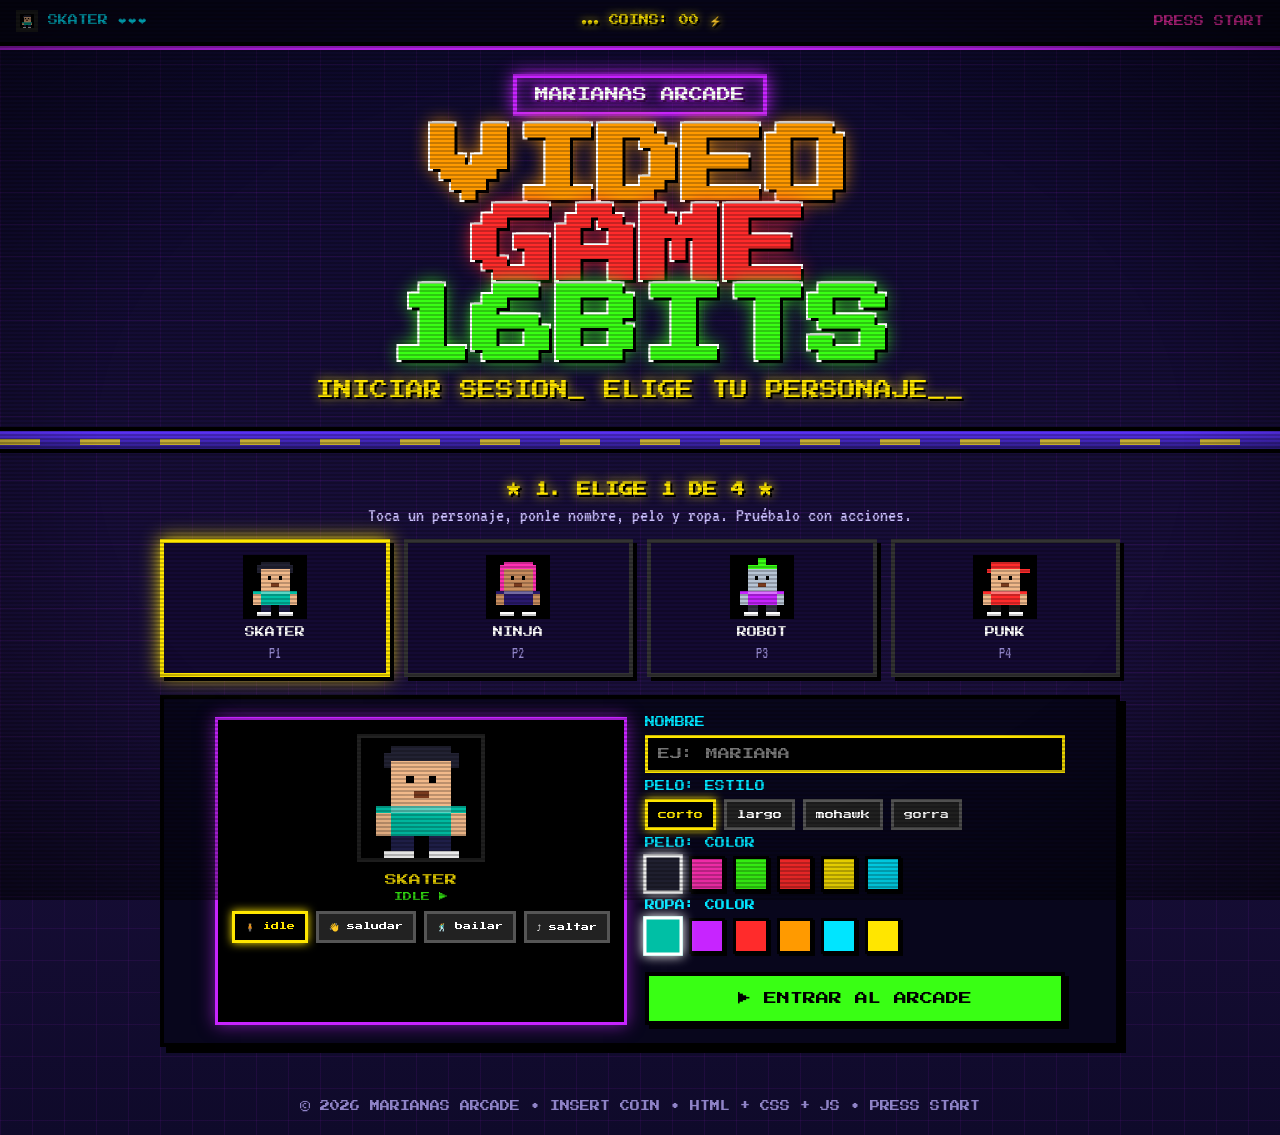
<file: index.html>
<!DOCTYPE html>
<html lang="es">
<head>
<meta charset="UTF-8">
<meta name="viewport" content="width=device-width, initial-scale=1.0">
<title>MARIANAS ARCADE - VIDEO GAME 16BITS</title>
<link rel="stylesheet" href="css/arcade.css">
</head>
<body>
<div class="hud">
  <div class="p1"><canvas id="hudMini" width="16" height="16" style="width:22px;height:22px;image-rendering:pixelated;vertical-align:middle;background:#000"></canvas> <span id="hudPlayerName">INVITADO</span> <span class="hearts">❤❤❤</span></div>
  <div class="coins">●●● COINS: <span id="coins">00</span> ⚡</div>
  <div class="p2"><button id="logoutBtn" class="mini-btn" style="display:none">CAMBIAR PJ</button><span class="blink">PRESS START</span></div>
</div>

<!-- PANTALLA 1: LOGIN / ELIGE PERSONAJE -->
<div id="loginScreen">
  <div class="hero">
    <div class="neon-small">MARIANAS ARCADE</div>
    <h1 class="main-title"><span class="l1">VIDEO</span><br><span class="l2">GAME</span><br><span class="l3">16BITS</span></h1>
    <div class="subtitle">INICIAR SESION_ ELIGE TU PERSONAJE_</div>
  </div>
  <div class="street"></div>
  <section class="wrap char-section">
    <h2 class="pixel section-title">★ 1. ELIGE 1 DE 4 ★</h2>
    <p class="char-sub">Toca un personaje, ponle nombre, pelo y ropa. Pruébalo con acciones.</p>
    <div class="char-grid" id="charGrid"></div>
    <div class="custom-panel">
      <div class="preview-box">
        <canvas id="bigPreview" width="16" height="16"></canvas>
        <div id="previewName" class="pixel">SKATER</div>
        <div class="preview-tag" id="actionTag">IDLE</div>
        <div class="opt-row center" id="actionRow" style="justify-content:center;margin-top:10px"></div>
      </div>
      <div class="custom-controls">
        <label class="pixel small-label">NOMBRE</label>
        <input id="inpName" maxlength="10" placeholder="EJ: MARIANA" autocomplete="off">
        <label class="pixel small-label">PELO: ESTILO</label>
        <div class="opt-row" id="hairStyles"></div>
        <label class="pixel small-label">PELO: COLOR</label>
        <div class="opt-row" id="hairColors"></div>
        <label class="pixel small-label">ROPA: COLOR</label>
        <div class="opt-row" id="shirtColors"></div>
        <button class="arcade-btn green big-enter" id="enterBtn">▶ ENTRAR AL ARCADE</button>
      </div>
    </div>
  </section>
</div>

<!-- PANTALLA 2: JUEGOS -->
<div id="arcadeScreen" style="display:none">
  <div class="hero small-hero">
    <div class="neon-small">MARIANAS ARCADE</div>
    <h1 class="main-title small">BIENVENIDO <span id="welcomeName" style="color:#ffe600">PLAYER</span></h1>
    <div class="subtitle">ELIGE TU JUEGO_</div>
    <div class="welcome-row"><canvas id="welcomeMini" width="16" height="16"></canvas><span id="welcomeInfo" class="pixel" style="font-size:10px"></span></div>
  </div>
  <div class="street"></div>
  <main class="grid">
    <div class="card snake">
      <div class="card-top">★ SNAKE ★</div>
      <div class="card-body"><div class="pixel-icon">🐍</div><p>Come píxeles, crece y no te muerdas.</p><div class="controls-hint"><kbd>↑</kbd><kbd>↓</kbd><kbd>←</kbd><kbd>→</kbd> / WASD</div><a class="play-btn" href="snake.html">▶ JUGAR</a></div>
    </div>
    <div class="card tetris">
      <div class="card-top">★ TETRIS ★</div>
      <div class="card-body"><div class="pixel-icon">🧱</div><p>Apila bloques y limpia líneas.</p><div class="controls-hint"><kbd>←</kbd><kbd>→</kbd> <kbd>↑</kbd> rotar</div><a class="play-btn" href="tetris.html">▶ JUGAR</a></div>
    </div>
    <div class="card gato">
      <div class="card-top">★ GATO ★</div>
      <div class="card-body"><div class="pixel-icon">❌⭕</div><p>Tic-tac-toe vs CPU o 2P.</p><div class="controls-hint">CLIC / TAP</div><a class="play-btn" href="gato.html">▶ JUGAR</a></div>
    </div>
    <div class="card pong">
      <div class="card-top">★ PONG ★</div>
      <div class="card-body"><div class="pixel-icon">🏓</div><p>Duelo neón, primero a 5.</p><div class="controls-hint"><kbd>W</kbd><kbd>S</kbd> / mouse</div><a class="play-btn" href="pong.html">▶ JUGAR</a></div>
    </div>
    <div class="card crossy">
      <div class="card-top">★ CROSSY ROAD ★</div>
      <div class="card-body"><div class="pixel-icon">🐤</div><p>El pollito cruza la calle. Esquiva autos.</p><div class="controls-hint"><kbd>↑</kbd><kbd>↓</kbd><kbd>←</kbd><kbd>→</kbd> cruzar</div><a class="play-btn" href="crossy.html">▶ JUGAR</a></div>
    </div>
  </main>
  <div class="street"></div>
</div>

<footer>© 2026 MARIANAS ARCADE • INSERT COIN • HTML + CSS + JS • <span class="blink">PRESS START</span></footer>
<script src="js/player.js"></script>
<script src="js/home.js"></script>
</body>
</html>
</file>
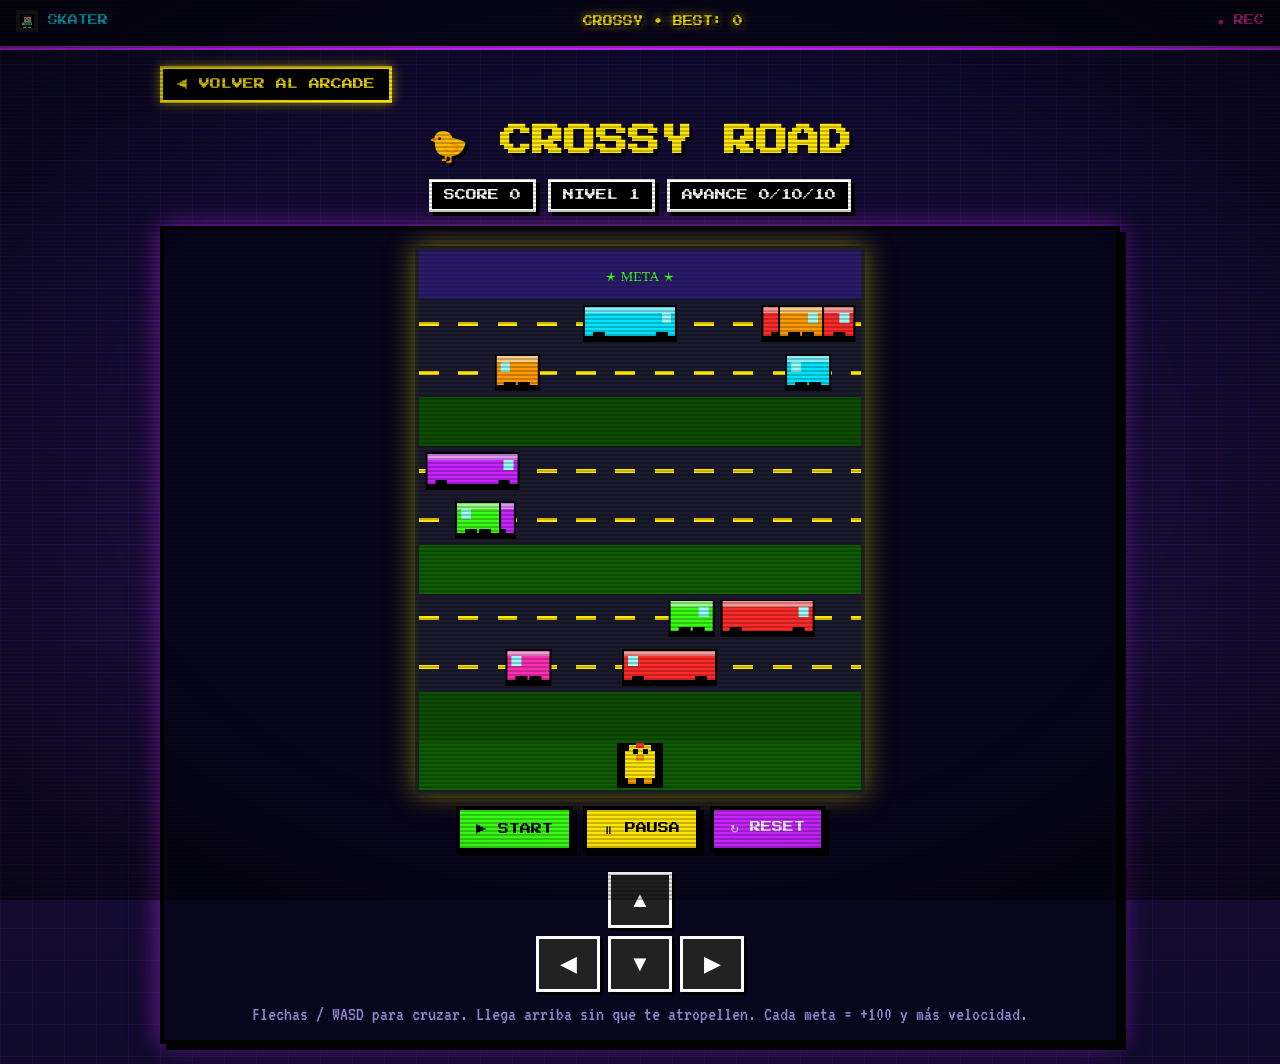
<file: crossy.html>
<!DOCTYPE html>
<html lang="es">
<head>
<meta charset="UTF-8"><meta name="viewport" content="width=device-width, initial-scale=1.0">
<title>CROSSY ROAD | MARIANAS ARCADE</title>
<link rel="stylesheet" href="css/arcade.css">
<link rel="stylesheet" href="css/crossy.css">
</head>
<body>
<div class="hud"><div class="p1"><canvas id="hudMini" width="16" height="16" style="width:22px;height:22px;image-rendering:pixelated;vertical-align:middle;background:#000"></canvas> <span id="hudPlayerName">PLAYER 01</span></div><div class="coins">CROSSY • BEST: <span id="cBest">0</span></div><div class="p2"><span class="blink">● REC</span></div></div>
<div class="wrap">
<a class="back" href="index.html">◀ VOLVER AL ARCADE</a>
<h1 class="game-title" style="color:#ffe600">🐤 CROSSY ROAD</h1>
<div class="scorebar"><div>SCORE <span id="cScore">0</span></div><div>NIVEL <span id="cLevel">1</span></div><div>AVANCE <span id="cProg">0</span>/10</div></div>
<div class="stage">
<canvas id="crossy" width="450" height="550"></canvas>
<div class="btn-row"><button class="arcade-btn green" id="cStart">▶ START</button><button class="arcade-btn yellow" id="cPause">⏸ PAUSA</button><button class="arcade-btn" id="cReset">↻ RESET</button></div>
<div class="mobile-pad"><span></span><button id="cUp">▲</button><span></span><button id="cLeft">◀</button><button id="cDown">▼</button><button id="cRight">▶</button></div>
<p style="color:#8f83c7">Flechas / WASD para cruzar. Llega arriba sin que te atropellen. Cada meta = +100 y más velocidad.</p>
</div>
</div>
<div class="overlay" id="cOverlay"><div class="overlay-box"><h2 id="cTitle">¡APLASTADO!</h2><p id="cFinal">0 PTS</p><br><button class="arcade-btn green" id="cAgain">↻ OTRA VEZ</button><br><br><a class="back" href="index.html">VOLVER</a></div></div>
<script src="js/player.js"></script>
<script src="js/crossy.js"></script>
</body>
</html>
</file>
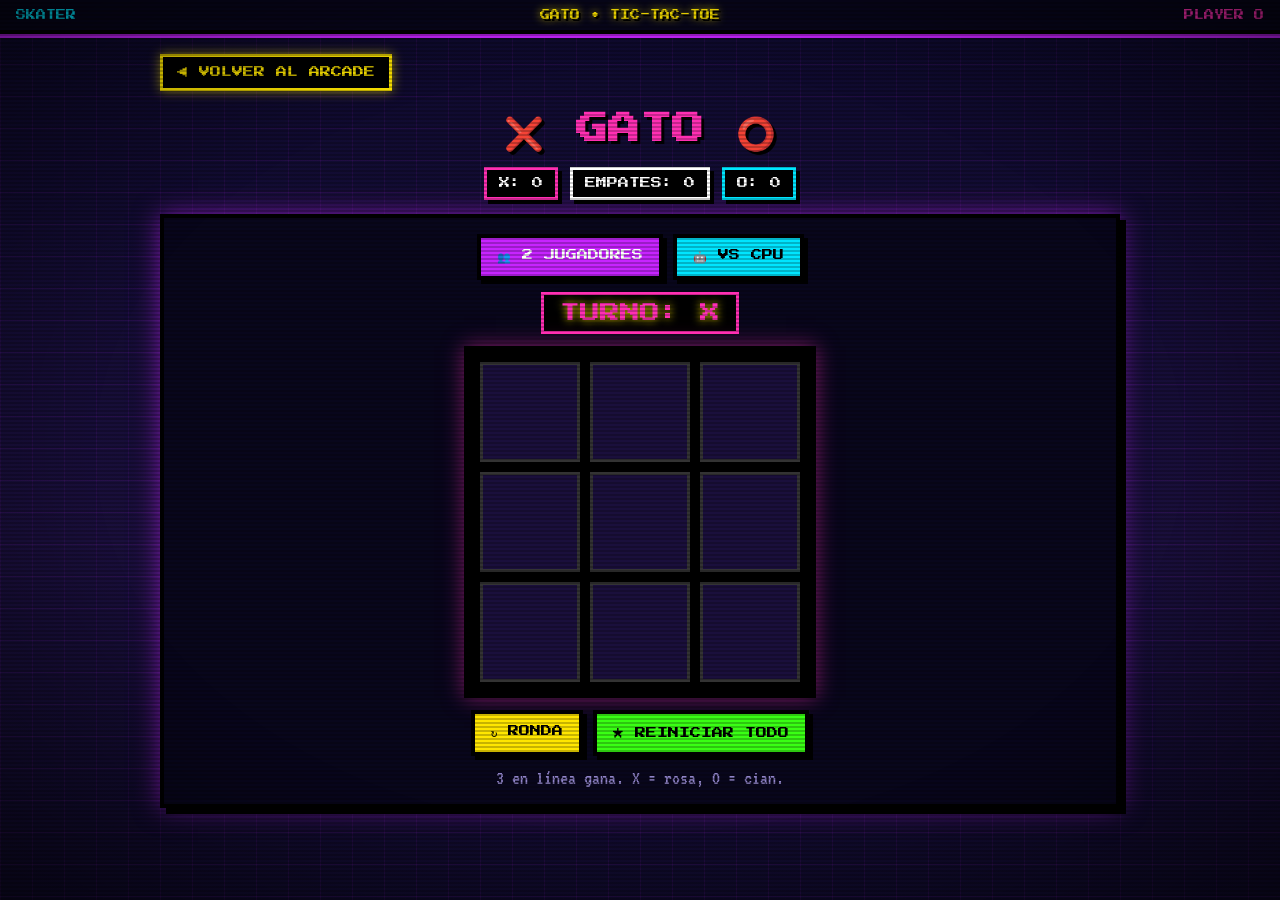
<file: gato.html>
<!DOCTYPE html>
<html lang="es">
<head>
<meta charset="UTF-8"><meta name="viewport" content="width=device-width, initial-scale=1.0">
<title>GATO | MARIANAS ARCADE</title>
<link rel="stylesheet" href="css/arcade.css">
<link rel="stylesheet" href="css/gato.css">
</head>
<body>
<div class="hud"><div class="p1"><span id="hudPlayerName">PLAYER X</span></div><div class="coins">GATO • TIC-TAC-TOE</div><div class="p2">PLAYER O</div></div>
<div class="wrap">
<a class="back" href="index.html">◀ VOLVER AL ARCADE</a>
<h1 class="game-title" style="color:#ff2fb3">❌ GATO ⭕</h1>
<div class="scorebar"><div style="border-color:#ff2fb3">X: <span id="sx">0</span></div><div>EMPATES: <span id="sd">0</span></div><div style="border-color:#00e5ff">O: <span id="so">0</span></div></div>
<div class="stage">
<div class="mode-row"><button class="arcade-btn" id="modePvp">👥 2 JUGADORES</button><button class="arcade-btn cyan" id="modeCpu">🤖 VS CPU</button></div>
<div class="turn pixel" id="turn">TURNO: X</div>
<div class="board" id="board"></div>
<div class="btn-row"><button class="arcade-btn yellow" id="resetRound">↻ RONDA</button><button class="arcade-btn green" id="resetAll">★ REINICIAR TODO</button></div>
<p style="color:#8f83c7">3 en línea gana. X = rosa, O = cian.</p>
</div>
</div>
<script src="js/player.js"></script>
<script src="js/gato.js"></script>
</body>
</html>
</file>
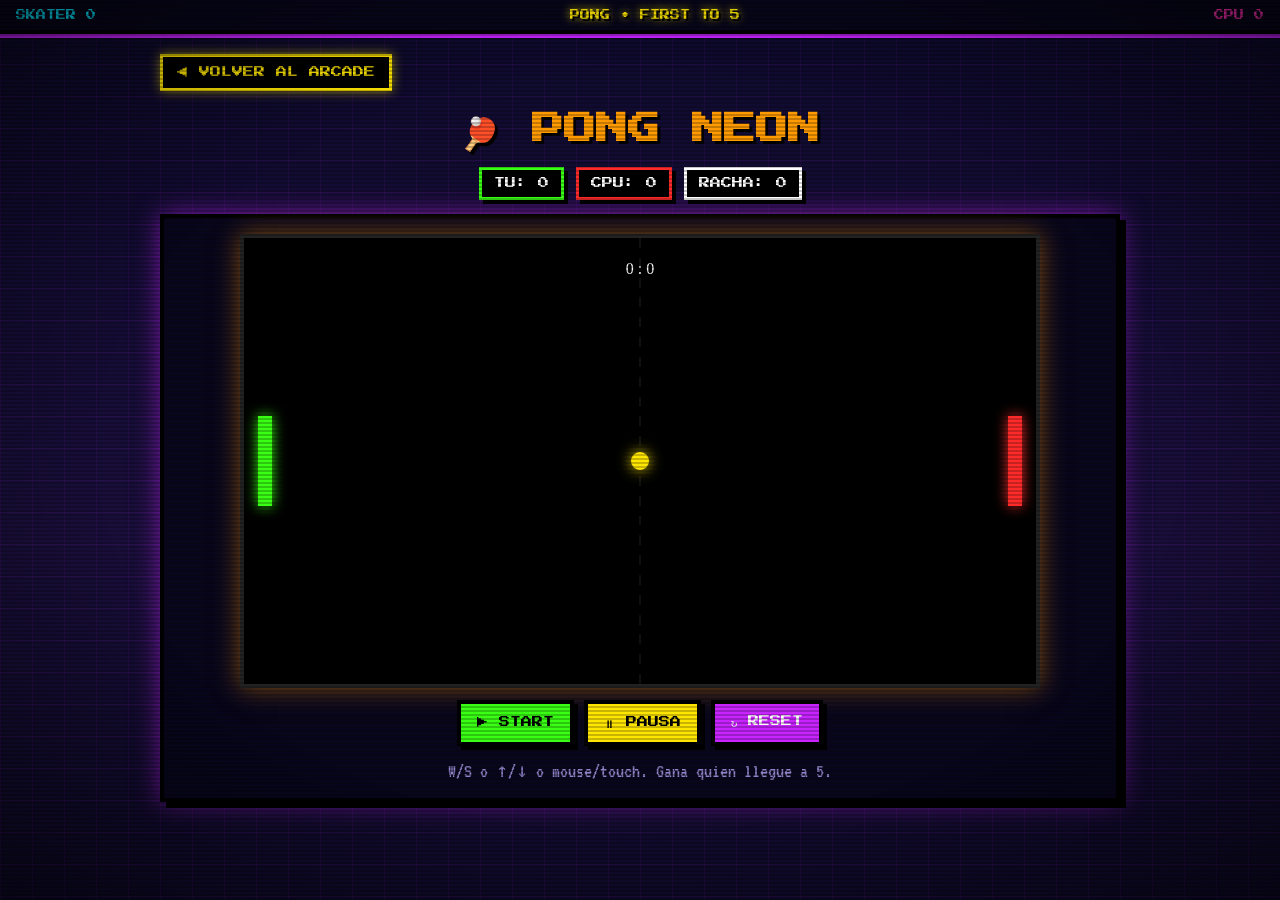
<file: pong.html>
<!DOCTYPE html>
<html lang="es">
<head>
<meta charset="UTF-8"><meta name="viewport" content="width=device-width, initial-scale=1.0">
<title>PONG | MARIANAS ARCADE</title>
<link rel="stylesheet" href="css/arcade.css">
<link rel="stylesheet" href="css/pong.css">
</head>
<body>
<div class="hud"><div class="p1"><span id="hudPlayerName">YOU</span> <span id="hYou">0</span></div><div class="coins">PONG • FIRST TO 5</div><div class="p2">CPU <span id="hCpu">0</span></div></div>
<div class="wrap">
<a class="back" href="index.html">◀ VOLVER AL ARCADE</a>
<h1 class="game-title" style="color:#ff9a00">🏓 PONG NEON</h1>
<div class="scorebar"><div style="border-color:#39ff14">TU: <span id="sYou">0</span></div><div style="border-color:#ff2b2b">CPU: <span id="sCpu">0</span></div><div>RACHA: <span id="sRally">0</span></div></div>
<div class="stage">
<canvas id="pong" width="800" height="450"></canvas>
<div class="btn-row"><button class="arcade-btn green" id="pStart">▶ START</button><button class="arcade-btn yellow" id="pPause">⏸ PAUSA</button><button class="arcade-btn" id="pReset">↻ RESET</button></div>
<p style="color:#8f83c7">W/S o ↑/↓ o mouse/touch. Gana quien llegue a 5.</p>
</div>
</div>
<div class="overlay" id="pOverlay"><div class="overlay-box"><h2 id="pTitle">¡GANASTE!</h2><p id="pSub">5 - 3</p><br><button class="arcade-btn green" id="pAgain">↻ REVANCHA</button><br><br><a class="back" href="index.html">VOLVER</a></div></div>
<script src="js/player.js"></script>
<script src="js/pong.js"></script>
</body>
</html>
</file>
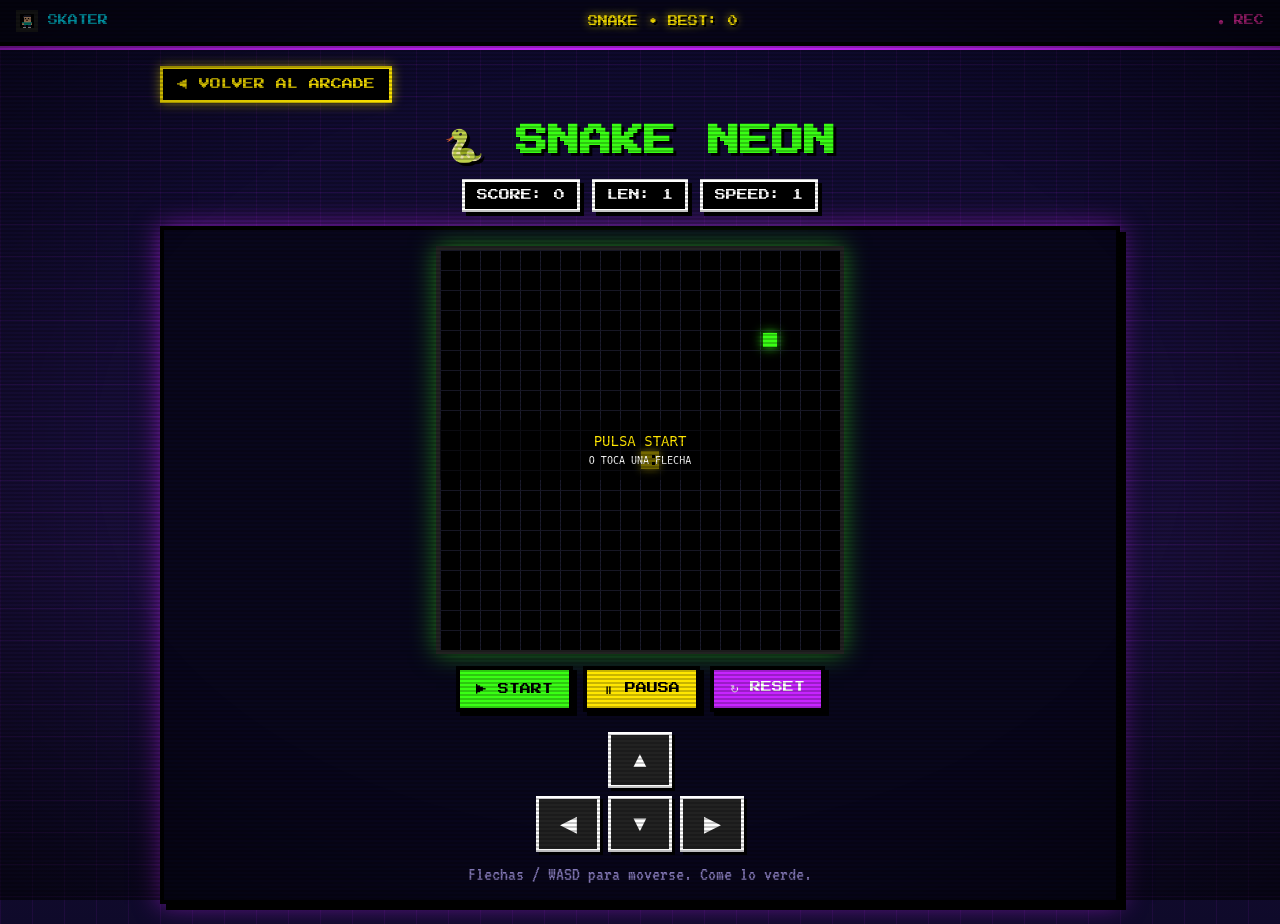
<file: snake.html>
<!DOCTYPE html>
<html lang="es">
<head>
<meta charset="UTF-8"><meta name="viewport" content="width=device-width, initial-scale=1.0">
<title>SNAKE | MARIANAS ARCADE</title>
<link rel="stylesheet" href="css/arcade.css">
<link rel="stylesheet" href="css/snake.css">
</head>
<body>
<div class="hud"><div class="p1"><canvas id="hudMini" width="16" height="16" style="width:22px;height:22px;image-rendering:pixelated;vertical-align:middle;background:#000"></canvas> <span id="hudPlayerName">PLAYER 01</span></div><div class="coins">SNAKE • BEST: <span id="best">0</span></div><div class="p2"><span class="blink">● REC</span></div></div>
<div class="wrap">
<a class="back" href="index.html">◀ VOLVER AL ARCADE</a>
<h1 class="game-title" style="color:#39ff14">🐍 SNAKE NEON</h1>
<div class="scorebar"><div>SCORE: <span id="score">0</span></div><div>LEN: <span id="len">1</span></div><div>SPEED: <span id="speed">1</span></div></div>
<div class="stage">
<canvas id="game" width="400" height="400"></canvas>
<div class="btn-row"><button class="arcade-btn green" id="startBtn">▶ START</button><button class="arcade-btn yellow" id="pauseBtn">⏸ PAUSA</button><button class="arcade-btn" id="resetBtn">↻ RESET</button></div>
<div class="mobile-pad"><span></span><button data-dir="up">▲</button><span></span><button data-dir="left">◀</button><button data-dir="down">▼</button><button data-dir="right">▶</button></div>
<p style="color:#8f83c7">Flechas / WASD para moverse. Come lo verde.</p>
</div>
</div>
<div class="overlay" id="overlay"><div class="overlay-box"><h2 id="ovTitle">GAME OVER</h2><p id="ovScore">SCORE 0</p><br><button class="arcade-btn green" id="againBtn">↻ JUGAR OTRA VEZ</button><br><br><a class="back" href="index.html">VOLVER</a></div></div>
<script src="js/player.js"></script>
<script src="js/snake.js"></script>
</body>
</html>
</file>
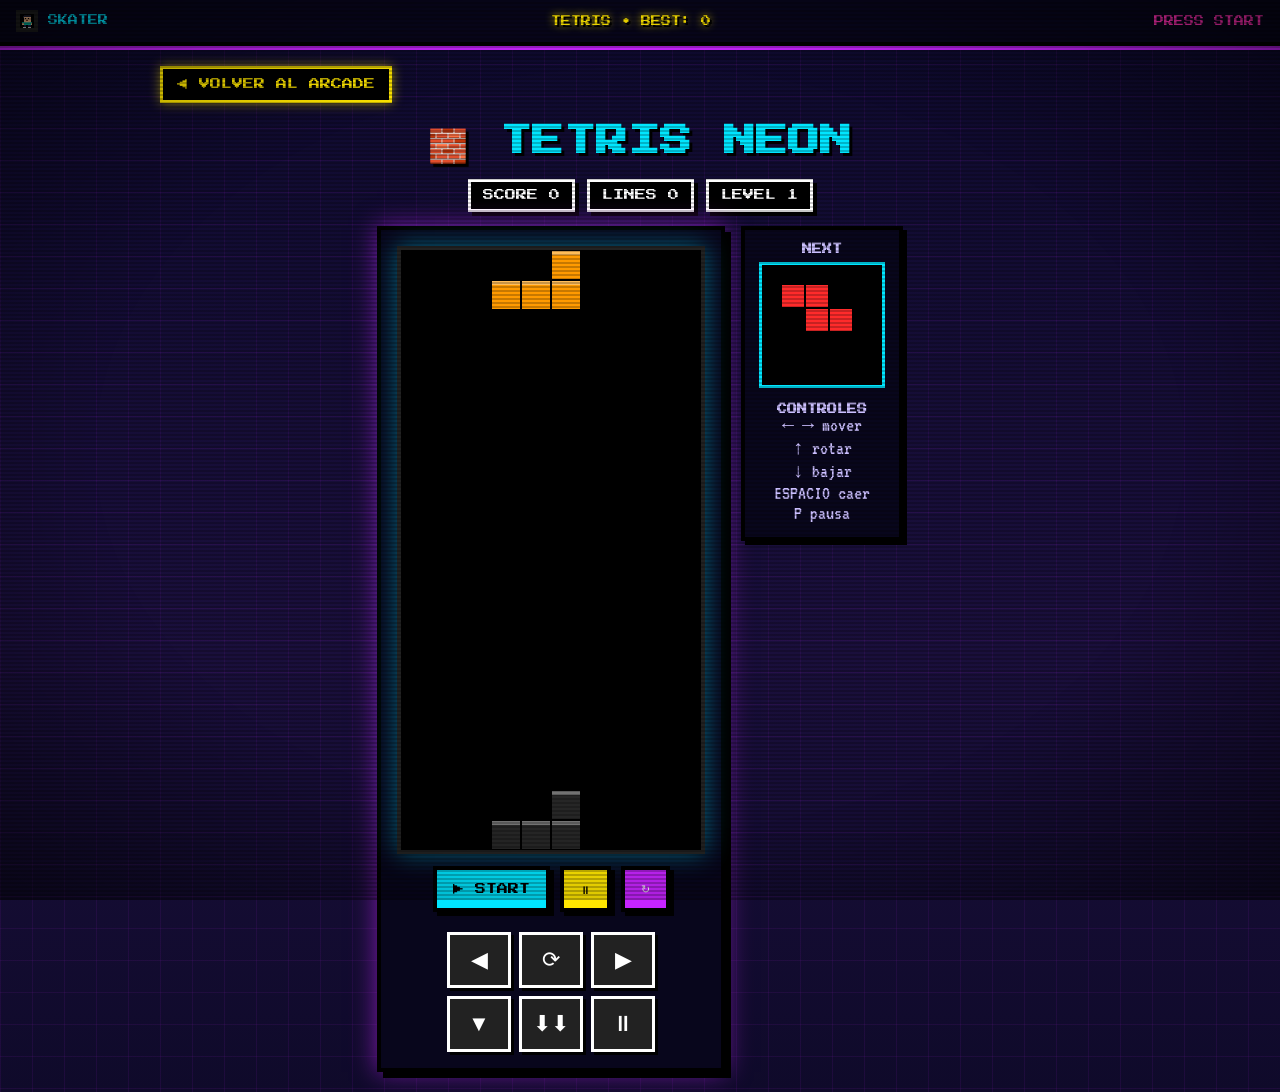
<file: tetris.html>
<!DOCTYPE html>
<html lang="es">
<head>
<meta charset="UTF-8"><meta name="viewport" content="width=device-width, initial-scale=1.0">
<title>TETRIS | MARIANAS ARCADE</title>
<link rel="stylesheet" href="css/arcade.css">
<link rel="stylesheet" href="css/tetris.css">
</head>
<body>
<div class="hud"><div class="p1"><canvas id="hudMini" width="16" height="16" style="width:22px;height:22px;image-rendering:pixelated;vertical-align:middle;background:#000"></canvas> <span id="hudPlayerName">PLAYER 01</span></div><div class="coins">TETRIS • BEST: <span id="tBest">0</span></div><div class="p2"><span class="blink">PRESS START</span></div></div>
<div class="wrap">
<a class="back" href="index.html">◀ VOLVER AL ARCADE</a>
<h1 class="game-title" style="color:#00e5ff">🧱 TETRIS NEON</h1>
<div class="scorebar"><div>SCORE <span id="tScore">0</span></div><div>LINES <span id="tLines">0</span></div><div>LEVEL <span id="tLevel">1</span></div></div>
<div class="tetris-layout">
<div class="stage"><canvas id="board" width="300" height="600"></canvas>
<div class="btn-row"><button class="arcade-btn cyan" id="tStart">▶ START</button><button class="arcade-btn yellow" id="tPause">⏸</button><button class="arcade-btn" id="tReset">↻</button></div>
<div class="mobile-pad"><button id="mLeft">◀</button><button id="mRot">⟳</button><button id="mRight">▶</button><button id="mDown">▼</button><button id="mDrop">⬇⬇</button><button id="mPause">⏸</button></div>
</div>
<div class="side"><h3 class="pixel" style="font-size:10px">NEXT</h3><canvas id="next" width="120" height="120"></canvas><h3 class="pixel" style="font-size:10px;margin-top:12px">CONTROLES</h3><p>← → mover<br>↑ rotar<br>↓ bajar<br>ESPACIO caer<br>P pausa</p></div>
</div>
</div>
<div class="overlay" id="tOverlay"><div class="overlay-box"><h2>GAME OVER</h2><p id="tFinal">0 PTS</p><br><button class="arcade-btn cyan" id="tAgain">↻ OTRA VEZ</button><br><br><a class="back" href="index.html">VOLVER</a></div></div>
<script src="js/player.js"></script>
<script src="js/tetris.js"></script>
</body>
</html>
</file>
<file: css/arcade.css>
@import url('https://fonts.googleapis.com/css2?family=Press+Start+2P&family=VT323&display=swap');

:root{
  --bg:#0e0a2e;
  --bg2:#1a0f3c;
  --brick:#2b1245;
  --purple:#c724ff;
  --pink:#ff2fb3;
  --red:#ff2b2b;
  --orange:#ff9a00;
  --yellow:#ffe600;
  --green:#39ff14;
  --cyan:#00e5ff;
  --white:#fff;
  --pixel-border: 4px solid #000;
}
*{box-sizing:border-box;margin:0;padding:0}
body{
  background:var(--bg);
  color:#fff;
  font-family:'VT323',monospace;
  font-size:20px;
  min-height:100vh;
  overflow-x:hidden;
  background-image:
    linear-gradient(rgba(199,36,255,.08) 1px, transparent 1px),
    linear-gradient(90deg, rgba(199,36,255,.08) 1px, transparent 1px),
    linear-gradient(180deg, #0e0a2e 0%, #1a0f3c 60%, #0f0a2a 100%);
  background-size:32px 32px,32px 32px,100% 100%;
}
body::before{
  content:"";
  position:fixed;inset:0;pointer-events:none;z-index:50;
  background:repeating-linear-gradient(0deg, rgba(0,0,0,.22) 0 2px, transparent 2px 4px);
  mix-blend-mode:multiply;
}
body::after{
  content:"";position:fixed;inset:0;pointer-events:none;z-index:51;
  background:radial-gradient(ellipse at center, transparent 60%, rgba(0,0,0,.5) 100%);
}

.pixel{font-family:'Press Start 2P',monospace}
a{color:inherit;text-decoration:none}

/* TOP HUD */
.hud{
  display:flex;justify-content:space-between;align-items:center;
  padding:10px 16px;
  background:#08061c;
  border-bottom:4px solid #000;
  box-shadow:0 4px 0 var(--purple);
  font-family:'Press Start 2P',monospace;
  font-size:10px;
  position:sticky;top:0;z-index:20;
}
.hud .coins{color:var(--yellow);text-shadow:2px 2px 0 #000,0 0 8px var(--yellow)}
.hud .p1{color:var(--cyan)} .hud .p2{color:var(--pink)}
.blink{animation:blink 1s steps(2) infinite}
@keyframes blink{50%{opacity:0}}
.hearts{letter-spacing:2px}

/* HERO */
.hero{text-align:center;padding:28px 16px 10px;position:relative}
.neon-small{
  font-family:'Press Start 2P',monospace;
  color:#fff;
  text-shadow:0 0 6px var(--purple),0 0 18px var(--purple),2px 2px 0 #000;
  border:4px solid var(--purple);
  display:inline-block;padding:10px 18px;
  background:rgba(199,36,255,.12);
  box-shadow:0 0 18px var(--purple),inset 0 0 12px rgba(199,36,255,.6);
  font-size:14px;margin-bottom:14px;
}
.neon-red{
  font-family:'Press Start 2P',monospace;
  color:#fff;font-size:12px;
  text-shadow:0 0 8px var(--red),0 0 20px var(--red);
  border:3px solid var(--red);
  display:inline-block;padding:8px 14px;margin:10px 0;
  box-shadow:0 0 16px var(--red),inset 0 0 10px rgba(255,43,43,.5);
  background:rgba(255,43,43,.08);
}
.main-title{
  font-family:'Press Start 2P',monospace;
  font-weight:900;line-height:.95;
  font-size:clamp(36px,8vw,84px);
  -webkit-text-stroke:2px #000;
  paint-order:stroke fill;
}
.main-title .l1{color:var(--orange);text-shadow:3px 3px 0 #000, -2px -2px 0 #fff, 2px -2px 0 #fff, -2px 2px 0 #fff, 0 0 18px var(--orange)}
.main-title .l2{color:var(--red);text-shadow:3px 3px 0 #000, -2px -2px 0 #fff, 2px -2px 0 #fff, -2px 2px 0 #fff, 0 0 18px var(--red)}
.main-title .l3{color:var(--green);text-shadow:3px 3px 0 #000, -2px -2px 0 #fff, 2px -2px 0 #fff, -2px 2px 0 #fff, 0 0 18px var(--green)}
.subtitle{font-family:'Press Start 2P',monospace;color:var(--yellow);margin-top:12px;font-size:clamp(10px,2.5vw,18px);text-shadow:2px 2px 0 #000,0 0 12px var(--yellow)}
.subtitle::after{content:"_";animation:blink 1s steps(2) infinite}

/* STREET FLOOR */
.street{
  height:26px;background:linear-gradient(180deg,#5d33ff 0%,#2a1a7a 100%);
  border-top:4px solid #000;border-bottom:4px solid #000;
  margin:18px 0;position:relative;
}
.street::after{
  content:"";position:absolute;top:8px;left:0;right:0;height:6px;
  background:repeating-linear-gradient(90deg,var(--yellow) 0 40px,transparent 40px 80px);
  opacity:.7;
}

/* GAME GRID */
.grid{
  display:grid;grid-template-columns:repeat(auto-fit,minmax(240px,1fr));
  gap:22px;padding:20px;max-width:1100px;margin:0 auto 40px;
}
.card{
  border:4px solid #000;
  box-shadow:8px 8px 0 #000;
  padding:0;position:relative;overflow:hidden;
  transition:transform .15s steps(3);
}
.card:hover{transform:translateY(-6px) scale(1.02)}
.card-top{padding:14px;text-align:center;border-bottom:4px solid #000;font-family:'Press Start 2P',monospace;font-size:14px}
.card.snake{background:linear-gradient(180deg,#0f4d0f 0%,#140a33 75%);border-color:var(--green);box-shadow:8px 8px 0 #000,0 0 26px rgba(57,255,20,.55)}
.card.snake .card-top{background:linear-gradient(180deg,#1f9d1f,#0a3d00);color:#eaffea;text-shadow:0 0 10px var(--green),2px 2px 0 #000}
.card.tetris{background:linear-gradient(180deg,#0a3560 0%,#140a33 75%);border-color:var(--cyan);box-shadow:8px 8px 0 #000,0 0 26px rgba(0,229,255,.55)}
.card.tetris .card-top{background:linear-gradient(180deg,#00aacc,#0a0a5d);color:#eaffff;text-shadow:0 0 10px var(--cyan),2px 2px 0 #000}
.card.gato{background:linear-gradient(180deg,#5d0a45 0%,#140a33 75%);border-color:var(--pink);box-shadow:8px 8px 0 #000,0 0 26px rgba(255,47,179,.55)}
.card.gato .card-top{background:linear-gradient(180deg,#c7247a,#5d0a0a);color:#ffeaf6;text-shadow:0 0 10px var(--pink),2px 2px 0 #000}
.card.pong{background:linear-gradient(180deg,#5d3200 0%,#140a33 75%);border-color:var(--orange);box-shadow:8px 8px 0 #000,0 0 26px rgba(255,154,0,.55)}
.card.pong .card-top{background:linear-gradient(180deg,#cc6a00,#4d0a00);color:#fff3e0;text-shadow:0 0 10px var(--orange),2px 2px 0 #000}
.card.crossy{background:linear-gradient(180deg,#5d5d00 0%,#140a33 75%);border-color:var(--yellow);box-shadow:8px 8px 0 #000,0 0 26px rgba(255,230,0,.55)}
.card.crossy .card-top{background:linear-gradient(180deg,#9d9d00,#5d3d00);color:#fffde0;text-shadow:0 0 10px var(--yellow),2px 2px 0 #000}
.card.crossy .play-btn{background:var(--yellow)}
.card-body{padding:18px;text-align:center;background:rgba(0,0,0,.35)}
.pixel-icon{
  font-size:56px;line-height:1;filter:drop-shadow(3px 3px 0 #000);
  image-rendering:pixelated;background:rgba(0,0,0,.5);
  border:3px solid rgba(255,255,255,.35);border-radius:12px;
  padding:10px 14px;
  display:inline-block;margin-bottom:10px;
  animation:float 2s steps(4) infinite;
}
.card.snake .pixel-icon{box-shadow:0 0 18px rgba(57,255,20,.7)}
.card.tetris .pixel-icon{box-shadow:0 0 18px rgba(0,229,255,.7)}
.card.gato .pixel-icon{box-shadow:0 0 18px rgba(255,47,179,.7)}
.card.pong .pixel-icon{box-shadow:0 0 18px rgba(255,154,0,.7)}
.card.crossy .pixel-icon{box-shadow:0 0 18px rgba(255,230,0,.7)}
@keyframes float{50%{transform:translateY(-6px)}}
.card p{color:#fff;min-height:48px;text-shadow:1px 1px 0 #000}
.controls-hint{font-size:16px;color:#e8e2ff;margin:8px 0}
.play-btn{
  display:inline-block;margin-top:10px;
  font-family:'Press Start 2P',monospace;font-size:12px;
  background:var(--yellow);color:#000;
  border:4px solid #000;box-shadow:4px 4px 0 #000,0 0 14px rgba(255,255,255,.35);
  padding:12px 18px;cursor:pointer;
}
.play-btn:hover{background:#fff;box-shadow:4px 4px 0 #000,0 0 20px var(--yellow);transform:scale(1.05)}
.card.snake .play-btn{background:var(--green)}
.card.tetris .play-btn{background:var(--cyan)}
.card.gato .play-btn{background:var(--pink)}
.card.pong .play-btn{background:var(--orange)}

/* GAME PAGE LAYOUT */
.wrap{max-width:1000px;margin:0 auto;padding:20px}
.back{
  display:inline-block;font-family:'Press Start 2P',monospace;font-size:11px;
  background:#000;color:var(--yellow);border:3px solid var(--yellow);
  padding:10px 14px;margin-bottom:16px;box-shadow:0 0 12px rgba(255,230,0,.6);
}
.back:hover{background:var(--yellow);color:#000}
.game-title{
  font-family:'Press Start 2P',monospace;text-align:center;
  font-size:clamp(18px,4vw,32px);margin:6px 0 14px;
  text-shadow:3px 3px 0 #000;
}
.scorebar{
  display:flex;gap:12px;justify-content:center;flex-wrap:wrap;
  font-family:'Press Start 2P',monospace;font-size:11px;margin-bottom:14px;
}
.scorebar div{background:#000;border:3px solid #fff;padding:8px 12px;box-shadow:4px 4px 0 #000}
.stage{
  background:#08061c;border:4px solid #000;
  box-shadow:6px 6px 0 #000,0 0 24px rgba(199,36,255,.6);
  padding:16px;display:flex;flex-direction:column;align-items:center;gap:12px;
}
canvas{background:#000;border:4px solid #222;image-rendering:pixelated;max-width:100%;height:auto;touch-action:none}
.btn-row{display:flex;gap:10px;flex-wrap:wrap;justify-content:center}
.arcade-btn{
  font-family:'Press Start 2P',monospace;font-size:11px;
  border:4px solid #000;box-shadow:4px 4px 0 #000;
  padding:12px 16px;background:var(--purple);color:#fff;cursor:pointer;
}
.arcade-btn:active{transform:translate(2px,2px);box-shadow:2px 2px 0 #000}
.arcade-btn.green{background:var(--green);color:#000}
.arcade-btn.yellow{background:var(--yellow);color:#000}
.arcade-btn.cyan{background:var(--cyan);color:#000}
.overlay{
  position:fixed;inset:0;background:rgba(0,0,0,.75);
  display:none;align-items:center;justify-content:center;z-index:100;padding:20px;
}
.overlay.show{display:flex}
.overlay-box{
  background:#140a33;border:4px solid #fff;box-shadow:0 0 30px var(--pink);
  padding:28px;text-align:center;font-family:'Press Start 2P',monospace;
}
.overlay-box h2{margin-bottom:12px}
.mobile-pad{display:grid;grid-template-columns:repeat(3,64px);gap:8px;justify-content:center;margin-top:8px}
.mobile-pad button{
  height:56px;font-size:22px;background:#222;color:#fff;
  border:3px solid #fff;box-shadow:3px 3px 0 #000;
}
footer{text-align:center;padding:24px;color:#8f83c7;font-family:'Press Start 2P',monospace;font-size:10px}
kbd{background:#000;border:2px solid #fff;padding:2px 6px;font-family:'Press Start 2P',monospace;font-size:10px}

/* CHARACTER SELECT */
.section-title{font-size:14px;color:var(--yellow);text-shadow:2px 2px 0 #000,0 0 12px var(--yellow);text-align:center;margin:6px 0 8px}
.section-title.center{max-width:1100px;margin:10px auto 0}
.char-sub{text-align:center;color:#cbbfff;margin-bottom:14px}
.char-section{padding-top:6px}
.char-grid{display:grid;grid-template-columns:repeat(auto-fit,minmax(130px,1fr));gap:14px;margin-bottom:18px}
.char-card{
  background:#140a33;border:4px solid #333;box-shadow:4px 4px 0 #000;
  padding:12px 8px;display:flex;flex-direction:column;align-items:center;gap:8px;
  cursor:pointer;font-family:'Press Start 2P',monospace;font-size:10px;color:#fff;
}
.char-card canvas{width:64px;height:64px;image-rendering:pixelated;background:#000;border:3px solid #000}
.char-card small{color:#8f83c7;font-family:'VT323',monospace;font-size:16px}
.char-card:hover{border-color:#fff}
.char-card.selected{border-color:var(--yellow);box-shadow:4px 4px 0 #000,0 0 18px var(--yellow)}
.custom-panel{
  display:flex;gap:18px;flex-wrap:wrap;justify-content:center;
  background:#08061c;border:4px solid #000;box-shadow:6px 6px 0 #000;
  padding:18px;margin-bottom:10px;
}
.preview-box{text-align:center;background:#000;border:3px solid var(--purple);padding:14px;min-width:180px;box-shadow:0 0 16px rgba(199,36,255,.6)}
.preview-box canvas{width:128px;height:128px;image-rendering:pixelated}
.preview-box .pixel{font-size:12px;margin-top:8px;color:var(--yellow)}
.preview-tag{font-family:'Press Start 2P',monospace;font-size:9px;color:var(--green);margin-top:6px}
.custom-controls{min-width:260px;max-width:420px;flex:1;display:flex;flex-direction:column;gap:8px}
.small-label{font-size:10px;color:var(--cyan)}
#inpName{
  font-family:'Press Start 2P',monospace;font-size:12px;padding:10px;
  background:#000;color:var(--yellow);border:3px solid var(--yellow);outline:none;
}
.opt-row{display:flex;gap:8px;flex-wrap:wrap}
.opt{font-family:'Press Start 2P',monospace;font-size:9px;background:#222;color:#fff;border:3px solid #555;padding:8px 10px;cursor:pointer}
.opt.active{border-color:var(--yellow);background:#000;color:var(--yellow);box-shadow:0 0 10px var(--yellow)}
.sw{width:36px;height:36px;border:3px solid #000;box-shadow:2px 2px 0 #000;cursor:pointer}
.sw.active{border-color:#fff;box-shadow:0 0 10px #fff;transform:scale(1.1)}
/* LOGIN FLOW */
.mini-btn{font-family:'Press Start 2P',monospace;font-size:8px;background:#000;color:var(--yellow);border:2px solid var(--yellow);padding:4px 8px;margin-right:8px;cursor:pointer}
.big-enter{font-size:13px;margin-top:10px;width:100%;padding:16px}
.small-hero{padding:18px 16px 6px}
.main-title.small{font-size:clamp(16px,4vw,30px)}
.welcome-row{display:flex;align-items:center;justify-content:center;gap:10px;margin-top:10px}
.welcome-row canvas{width:48px;height:48px;image-rendering:pixelated;background:#000;border:3px solid var(--yellow)}
#actionRow .opt{font-size:8px}
</file>
<file: css/crossy.css>
#crossy{width:100%;max-width:450px;box-shadow:0 0 24px rgba(255,230,0,.5)}
</file>
<file: css/gato.css>
.mode-row{display:flex;gap:10px;flex-wrap:wrap;justify-content:center}
.turn{background:#000;border:3px solid #ffe600;padding:8px 16px;color:#ffe600;text-shadow:0 0 8px #ffe600}
.board{display:grid;grid-template-columns:repeat(3,100px);grid-template-rows:repeat(3,100px);gap:10px;background:#000;padding:12px;border:4px solid #000;box-shadow:0 0 20px rgba(255,47,179,.5)}
.cell{background:#1a0f3c;border:3px solid #333;display:flex;align-items:center;justify-content:center;font-family:'Press Start 2P',monospace;font-size:36px;cursor:pointer;user-select:none;min-width:0}
.cell:hover{background:#2a1a6a;border-color:#fff}
.cell.x{color:#ff2fb3;text-shadow:0 0 12px #ff2fb3;border-color:#ff2fb3}
.cell.o{color:#00e5ff;text-shadow:0 0 12px #00e5ff;border-color:#00e5ff}
.cell.win{background:#ffe600!important;border-color:#fff;animation:blink .6s steps(2) infinite}
@media(max-width:420px){.board{grid-template-columns:repeat(3,84px);grid-template-rows:repeat(3,84px)}}
</file>
<file: css/pong.css>
#pong{width:100%;max-width:800px;box-shadow:0 0 24px rgba(255,154,0,.5);cursor:none}
@media(pointer:coarse){#pong{cursor:default}}
</file>
<file: css/snake.css>
#game{box-shadow:0 0 24px rgba(57,255,20,.5)}
</file>
<file: css/tetris.css>
.tetris-layout{display:flex;gap:16px;justify-content:center;flex-wrap:wrap;align-items:flex-start}
.side{background:#08061c;border:4px solid #000;box-shadow:4px 4px 0 #000;padding:14px;min-width:160px;text-align:center;color:#cbbfff}
#next{background:#000;border:3px solid #00e5ff;margin-top:8px}
#board{box-shadow:0 0 24px rgba(0,229,255,.45)}
</file>
